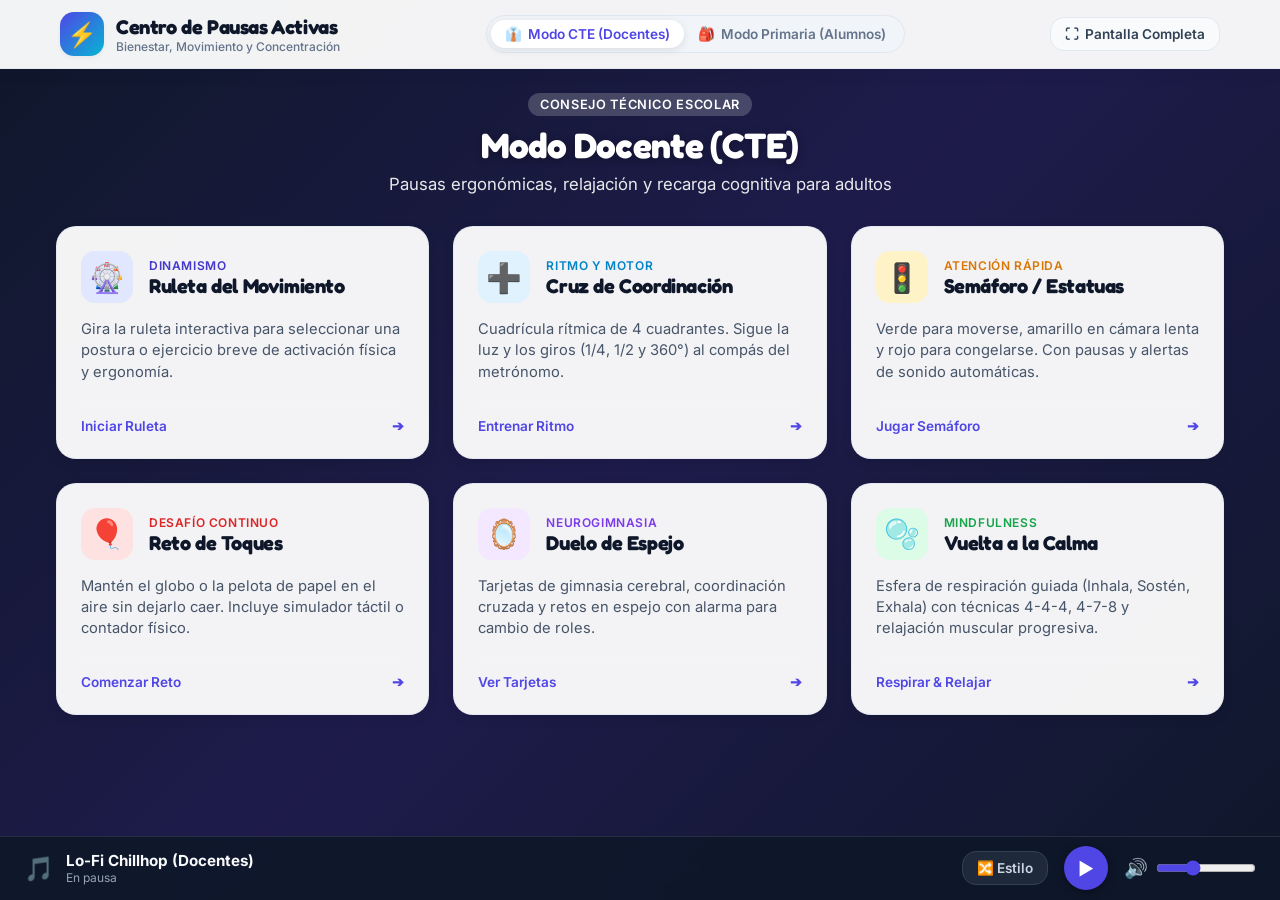
<file: index.html>
<!DOCTYPE html>
<html lang="es">
<head>
  <meta charset="UTF-8">
  <meta name="viewport" content="width=device-width, initial-scale=1.0">
  <title>Centro de Pausas Activas • CTE & Primaria</title>
  <!-- Google Fonts: Fredoka & Inter -->
  <link rel="preconnect" href="https://fonts.googleapis.com">
  <link rel="preconnect" href="https://fonts.gstatic.com" crossorigin>
  <link href="https://fonts.googleapis.com/css2?family=Fredoka:wght@400;600;700&family=Inter:wght@400;500;600;700&display=swap" rel="stylesheet">
  <!-- Estilos CSS -->
  <link rel="stylesheet" href="css/style.css">
</head>
<body class="mode-cte">

  <!-- ==================== HEADER ==================== -->
  <header class="header-bar">
    <div class="header-container">
      <div class="logo-group" id="logo-home">
        <div class="logo-badge">⚡</div>
        <div class="logo-text">
          <h1>Centro de Pausas Activas</h1>
          <p id="header-subtitle">Bienestar, Movimiento y Concentración</p>
        </div>
      </div>

      <!-- Selector de Modo -->
      <div class="mode-switch-wrapper">
        <button id="mode-btn-cte" class="mode-btn active" data-mode="cte">
          <span>👔</span> Modo CTE (Docentes)
        </button>
        <button id="mode-btn-primaria" class="mode-btn" data-mode="primaria">
          <span>🎒</span> Modo Primaria (Alumnos)
        </button>
      </div>

      <!-- Acciones de cabecera -->
      <div class="header-actions">
        <button id="btn-fullscreen" class="action-btn" title="Pantalla Completa">
          <span>⛶</span> Pantalla Completa
        </button>
      </div>
    </div>
  </header>

  <!-- ==================== CONTENEDOR PRINCIPAL ==================== -->
  <main class="main-wrapper">

    <!-- ==================== VISTA 0: HUB PRINCIPAL ==================== -->
    <section id="view-hub" class="view-container active">
      <div class="hub-hero">
        <div class="badge" id="hub-badge">Consejo Técnico Escolar</div>
        <h2 id="hub-title">Modo Docente (CTE)</h2>
        <p id="hub-desc">Pausas ergonómicas, relajación y recarga cognitiva para adultos.</p>
      </div>

      <div class="tools-grid">
        <!-- 1. Ruleta del Movimiento -->
        <div class="tool-card" data-open-view="ruleta">
          <div>
            <div class="tool-header">
              <div class="tool-icon" style="background: #e0e7ff; color: #4338ca;">🎡</div>
              <div class="tool-title">
                <span class="tool-tag" style="color: #4338ca;">Dinamismo</span>
                <h3>Ruleta del Movimiento</h3>
              </div>
            </div>
            <p class="tool-desc">Gira la ruleta interactiva para seleccionar una postura o ejercicio breve de activación física y ergonomía.</p>
          </div>
          <div class="tool-footer">
            <span>Iniciar Ruleta</span>
            <span>➔</span>
          </div>
        </div>

        <!-- 2. Cruz de Coordinación -->
        <div class="tool-card" data-open-view="cruz">
          <div>
            <div class="tool-header">
              <div class="tool-icon" style="background: #e0f2fe; color: #0284c7;">➕</div>
              <div class="tool-title">
                <span class="tool-tag" style="color: #0284c7;">Ritmo y Motor</span>
                <h3>Cruz de Coordinación</h3>
              </div>
            </div>
            <p class="tool-desc">Cuadrícula rítmica de 4 cuadrantes. Sigue la luz y los giros (1/4, 1/2 y 360°) al compás del metrónomo.</p>
          </div>
          <div class="tool-footer">
            <span>Entrenar Ritmo</span>
            <span>➔</span>
          </div>
        </div>

        <!-- 3. Semáforo de Reacción -->
        <div class="tool-card" data-open-view="semaforo">
          <div>
            <div class="tool-header">
              <div class="tool-icon" style="background: #fef3c7; color: #d97706;">🚦</div>
              <div class="tool-title">
                <span class="tool-tag" style="color: #d97706;">Atención Rápida</span>
                <h3>Semáforo / Estatuas</h3>
              </div>
            </div>
            <p class="tool-desc">Verde para moverse, amarillo en cámara lenta y rojo para congelarse. Con pausas y alertas de sonido automáticas.</p>
          </div>
          <div class="tool-footer">
            <span>Jugar Semáforo</span>
            <span>➔</span>
          </div>
        </div>

        <!-- 4. Reto de Toques -->
        <div class="tool-card" data-open-view="toques">
          <div>
            <div class="tool-header">
              <div class="tool-icon" style="background: #fee2e2; color: #dc2626;">🎈</div>
              <div class="tool-title">
                <span class="tool-tag" style="color: #dc2626;">Desafío Continuo</span>
                <h3>Reto de Toques</h3>
              </div>
            </div>
            <p class="tool-desc">Mantén el globo o la pelota de papel en el aire sin dejarlo caer. Incluye simulador táctil o contador físico.</p>
          </div>
          <div class="tool-footer">
            <span>Comenzar Reto</span>
            <span>➔</span>
          </div>
        </div>

        <!-- 5. Duelo de Espejo -->
        <div class="tool-card" data-open-view="duelo">
          <div>
            <div class="tool-header">
              <div class="tool-icon" style="background: #f3e8ff; color: #7c3aed;">🪞</div>
              <div class="tool-title">
                <span class="tool-tag" style="color: #7c3aed;">Neurogimnasia</span>
                <h3>Duelo de Espejo</h3>
              </div>
            </div>
            <p class="tool-desc">Tarjetas de gimnasia cerebral, coordinación cruzada y retos en espejo con alarma para cambio de roles.</p>
          </div>
          <div class="tool-footer">
            <span>Ver Tarjetas</span>
            <span>➔</span>
          </div>
        </div>

        <!-- 6. Vuelta a la Calma -->
        <div class="tool-card" data-open-view="calma">
          <div>
            <div class="tool-header">
              <div class="tool-icon" style="background: #dcfce7; color: #16a34a;">🫧</div>
              <div class="tool-title">
                <span class="tool-tag" style="color: #16a34a;">Mindfulness</span>
                <h3>Vuelta a la Calma</h3>
              </div>
            </div>
            <p class="tool-desc">Esfera de respiración guiada (Inhala, Sostén, Exhala) con técnicas 4-4-4, 4-7-8 y relajación muscular progresiva.</p>
          </div>
          <div class="tool-footer">
            <span>Respirar & Relajar</span>
            <span>➔</span>
          </div>
        </div>
      </div>
    </section>

    <!-- ==================== VISTA 1: RULETA ==================== -->
    <section id="view-ruleta" class="view-container">
      <div class="view-header">
        <div class="view-header-left">
          <button class="btn-back"><span>←</span> Volver al Menú</button>
          <div>
            <h2 style="font-size: 1.4rem; color: #0f172a;">Ruleta del Movimiento</h2>
            <p style="font-size: 0.85rem; color: #64748b;">Gira y realiza la actividad seleccionada</p>
          </div>
        </div>
        <button id="btn-wheel-catalog" class="action-btn">📚 Ver Catálogo</button>
      </div>

      <div class="wheel-section">
        <!-- Rueda Canvas -->
        <div class="wheel-card">
          <div class="wheel-canvas-box">
            <div class="wheel-pointer"></div>
            <canvas id="wheelCanvas" width="400" height="400"></canvas>
            <div class="wheel-center-cap">🎯</div>
          </div>
          <div class="wheel-actions">
            <button id="btn-spin-wheel" class="btn-primary">
              <span>🎲</span> ¡GIRAR RULETA!
            </button>
          </div>
        </div>

        <!-- Panel de resultado de postura -->
        <div class="result-panel">
          <div id="wheel-result-placeholder" class="result-placeholder">
            <div class="icon">🎡</div>
            <h3 style="color: #334155; margin-bottom: 0.5rem;">¡Haz girar la ruleta!</h3>
            <p style="font-size: 0.9rem;">Presiona el botón para descubrir la pausa activa de esta ronda.</p>
          </div>

          <div id="wheel-result-content" style="display: none;">
            <div style="display: flex; justify-content: space-between; align-items: center; margin-bottom: 0.75rem;">
              <span id="res-category" style="background:#e0e7ff; color:#4338ca; padding: 4px 10px; border-radius: 9999px; font-size: 0.75rem; font-weight:700; text-transform:uppercase;">Categoría</span>
              <span id="res-emoji" style="font-size: 2rem;">🌟</span>
            </div>
            <h2 id="res-title" style="font-size: 1.6rem; color: #0f172a; margin-bottom: 4px;">Nombre</h2>
            <p id="res-tagline" style="color: var(--color-primary); font-size: 0.95rem; font-weight:600; margin-bottom: 1rem;">Lema</p>

            <div style="background: #f8fafc; border: 1px solid #e2e8f0; border-radius: 12px; padding: 1rem; margin-bottom: 1rem;">
              <div style="font-size: 0.8rem; font-weight: 700; color: #475569; text-transform: uppercase; margin-bottom: 4px;">📋 ¿Cómo realizarla?</div>
              <p id="res-instructions" style="font-size: 0.95rem; color: #1e293b; line-height: 1.5; margin-bottom: 8px;">Instrucciones</p>
              <div style="font-size: 0.85rem; color: #059669; font-weight: 600;">✓ Beneficio: <span id="res-benefits" style="font-weight: 400; color: #334155;">-</span></div>
              <div style="font-size: 0.85rem; color: #d97706; font-weight: 600; margin-top: 4px;">💡 Tip: <span id="res-tips" style="font-weight: 400; color: #334155;">-</span></div>
            </div>

            <!-- Temporizador Integrado -->
            <div class="timer-box">
              <div class="timer-header">
                <span>⏱️ TEMPORIZADOR</span>
                <div style="display:flex; gap:4px;">
                  <button class="timer-preset-btn action-btn" data-time="15" style="padding: 2px 8px; font-size: 0.75rem;">15s</button>
                  <button class="timer-preset-btn action-btn active" data-time="20" style="padding: 2px 8px; font-size: 0.75rem;">20s</button>
                  <button class="timer-preset-btn action-btn" data-time="30" style="padding: 2px 8px; font-size: 0.75rem;">30s</button>
                  <button class="timer-preset-btn action-btn" data-time="45" style="padding: 2px 8px; font-size: 0.75rem;">45s</button>
                </div>
              </div>
              <div style="display:flex; justify-content:space-between; align-items:center;">
                <div style="display:flex; align-items:baseline; gap: 8px;">
                  <span id="wheel-timer-number" class="timer-digits">20</span>
                  <span style="color:#94a3b8; font-size:0.9rem;">segundos</span>
                </div>
                <div style="display:flex; gap: 8px;">
                  <button id="btn-timer-toggle" class="btn-primary" style="padding: 8px 16px;">▶ Iniciar</button>
                  <button id="btn-timer-reset" class="btn-secondary" style="padding: 8px 12px;">↺</button>
                </div>
              </div>
              <div class="timer-progress">
                <div id="wheel-timer-bar" class="timer-bar"></div>
              </div>
            </div>
          </div>
        </div>
      </div>
    </section>

    <!-- ==================== VISTA 2: CRUZ DE COORDINACIÓN ==================== -->
    <section id="view-cruz" class="view-container">
      <div class="view-header">
        <div class="view-header-left">
          <button class="btn-back"><span>←</span> Volver al Menú</button>
          <div>
            <h2 id="cruz-title" style="font-size: 1.4rem; color: #0f172a;">Cruz de Coordinación</h2>
            <p id="cruz-subtitle" style="font-size: 0.85rem; color: #64748b;">Sigue el ritmo en cada cuadrante</p>
          </div>
        </div>
      </div>

      <div class="cruz-wrapper">
        <p id="cruz-pattern-desc" style="font-size: 1.05rem; font-weight:600; color: #334155; margin-bottom: 1rem;">
          Selecciona una secuencia y sigue el ritmo al compás del sonido.
        </p>

        <!-- Cuadrícula 2x2 -->
        <div class="cross-grid">
          <div class="cross-quadrant q1" data-q="1">1 <span class="label">Frente Izq</span></div>
          <div class="cross-quadrant q2" data-q="2">2 <span class="label">Frente Der</span></div>
          <div class="cross-quadrant q3" data-q="3">3 <span class="label">Atrás Izq</span></div>
          <div class="cross-quadrant q4" data-q="4">4 <span class="label">Atrás Der</span></div>
        </div>

        <!-- Controles de la Cruz -->
        <div class="cruz-control-row">
          <div>
            <label style="font-size: 0.85rem; font-weight:700; color:#475569; display:block; margin-bottom:4px;">PATRÓN DE GIRO:</label>
            <select id="cruz-pattern-select" class="action-btn" style="padding:8px 12px; font-size:0.9rem; cursor:pointer;">
              <!-- Opciones dinámicas -->
            </select>
          </div>

          <div>
            <label style="font-size: 0.85rem; font-weight:700; color:#475569; display:block; margin-bottom:4px;">VELOCIDAD:</label>
            <div style="display:flex; gap:4px;">
              <button class="cruz-speed-btn action-btn" data-bpm="75">Suave</button>
              <button class="cruz-speed-btn action-btn active" data-bpm="100">Medio</button>
              <button class="cruz-speed-btn action-btn" data-bpm="130">Rápido</button>
            </div>
          </div>
        </div>

        <div style="margin-top: 1.5rem; display:flex; justify-content:center; gap:12px;">
          <button id="btn-cruz-start" class="btn-primary" style="max-width:260px;">
            <span>▶</span> Iniciar Secuencia
          </button>
          <button id="btn-cruz-stop" class="btn-secondary" style="display:none; max-width:260px;">
            <span>⏹</span> Detener
          </button>
        </div>
      </div>
    </section>

    <!-- ==================== VISTA 3: SEMÁFORO DE REACCIÓN ==================== -->
    <section id="view-semaforo" class="view-container">
      <div class="view-header">
        <div class="view-header-left">
          <button class="btn-back"><span>←</span> Volver al Menú</button>
          <div>
            <h2 id="semaforo-title" style="font-size: 1.4rem; color: #0f172a;">Semáforo de Reacción</h2>
            <p id="semaforo-subtitle" style="font-size: 0.85rem; color: #64748b;">Atención visual y auditiva</p>
          </div>
        </div>
      </div>

      <div class="traffic-wrapper">
        <!-- Semáforo Gráfico -->
        <div class="traffic-housing">
          <div id="light-rojo" class="light red"></div>
          <div id="light-amarillo" class="light yellow"></div>
          <div id="light-verde" class="light green active"></div>
        </div>

        <!-- Estado actual en texto gigante -->
        <div id="semaforo-banner" class="traffic-status-banner">
          ¡A MOVERSE!
        </div>
        <p id="semaforo-instruction" style="font-size: 1.1rem; color: #334155; margin-bottom: 2rem;">
          Movilidad libre y activa.
        </p>

        <!-- Controles del Semáforo -->
        <div style="display: flex; justify-content: center; gap: 1rem; flex-wrap: wrap;">
          <button id="btn-semaforo-autostart" class="btn-primary">
            <span>🔄</span> Iniciar Automático
          </button>
          <button id="btn-semaforo-next" class="btn-secondary">
            <span>👉</span> Cambiar Luz (Manual)
          </button>
        </div>
      </div>
    </section>

    <!-- ==================== VISTA 4: RETO DE TOQUES ==================== -->
    <section id="view-toques" class="view-container">
      <div class="view-header">
        <div class="view-header-left">
          <button class="btn-back"><span>←</span> Volver al Menú</button>
          <div>
            <h2 id="toques-title" style="font-size: 1.4rem; color: #0f172a;">Reto de Toques (Sin Dejar Caer)</h2>
            <p id="toques-subtitle" style="font-size: 0.85rem; color: #64748b;">Mantén el objeto flotando</p>
          </div>
        </div>
      </div>

      <div class="toques-wrapper">
        <div id="toques-challenge-text" style="font-size: 1.1rem; font-weight: 700; color: var(--color-primary); margin-bottom: 1rem;">
          🎯 Reto: Toques alternando mano izquierda y derecha
        </div>

        <!-- Arena Interactiva del Globo con Física -->
        <div id="balloon-arena" class="balloon-arena">
          <div id="interactive-balloon" class="balloon"></div>
          <div style="position: absolute; bottom: 10px; width:100%; text-align:center; color:#64748b; font-size:0.85rem; pointer-events:none;">
            Toca o haz clic sobre el globo para impulsarlo hacia arriba
          </div>
        </div>

        <!-- Contadores -->
        <div class="touch-counters">
          <div class="counter-badge">
            <div style="font-size: 0.8rem; color:#64748b; font-weight:600;">TOQUES</div>
            <div id="toques-score-num" class="counter-num">0</div>
          </div>
          <div class="counter-badge">
            <div style="font-size: 0.8rem; color:#64748b; font-weight:600;">RÉCORD</div>
            <div id="toques-highscore-num" class="counter-num" style="color: #059669;">0</div>
          </div>
          <div class="counter-badge">
            <div style="font-size: 0.8rem; color:#64748b; font-weight:600;">TIEMPO</div>
            <div id="toques-time-num" class="counter-num" style="color: #d97706;">45s</div>
          </div>
        </div>

        <div style="margin-top: 1.5rem; display: flex; justify-content: center; gap: 1rem;">
          <button id="btn-manual-touch" class="btn-primary" style="padding: 1rem 2rem; font-size: 1.1rem;">
            🖐️ +1 Toque (Físico)
          </button>
          <button id="btn-toques-start" class="btn-secondary">
            ▶ Iniciar Juego Digital
          </button>
          <button id="btn-toques-reset" class="btn-secondary">
            ↺ Reiniciar
          </button>
        </div>
      </div>
    </section>

    <!-- ==================== VISTA 5: DUELO DE ESPEJO ==================== -->
    <section id="view-duelo" class="view-container">
      <div class="view-header">
        <div class="view-header-left">
          <button class="btn-back"><span>←</span> Volver al Menú</button>
          <div>
            <h2 id="duelo-title-main" style="font-size: 1.4rem; color: #0f172a;">Duelo de Espejo / Gimnasia Cerebral</h2>
            <p id="duelo-subtitle-main" style="font-size: 0.85rem; color: #64748b;">Retos en parejas y cambio de roles</p>
          </div>
        </div>
      </div>

      <div class="duelo-wrapper">
        <div id="duelo-role-banner" class="role-banner">
          🎯 Turno: JUGADOR A es el LÍDER | JUGADOR B es el ESPEJO
        </div>

        <!-- Tarjeta Activa -->
        <div class="duelo-card-display">
          <div class="duelo-badge-role">Reto en Pareja</div>
          <div id="duelo-emoji" class="duelo-emoji">👃👂</div>
          <h3 id="duelo-card-title" class="duelo-title">Nariz y Oreja Cruzada</h3>
          <p id="duelo-card-desc" class="duelo-desc">
            Toca con tu mano derecha tu oreja izquierda, y con tu mano izquierda tu nariz. Al aplauso, invierte la posición de ambas manos inmediatamente.
          </p>
          <div id="duelo-card-focus" style="margin-top:1rem; font-size:0.85rem; font-weight:600; color:#6b21a8;">
            Enfoque: Conexión interhemisférica
          </div>
        </div>

        <!-- Temporizador de Cambio de Roles -->
        <div class="timer-box" style="margin-bottom: 1.5rem;">
          <div class="timer-header">
            <span>⏱️ TIEMPO PARA CAMBIO DE ROL</span>
            <span id="duelo-timer-num" style="font-size: 1.2rem; font-weight:700; color:#facc15;">20s</span>
          </div>
          <div class="timer-progress">
            <div id="duelo-timer-bar" class="timer-bar"></div>
          </div>
        </div>

        <div style="display:flex; justify-content:center; gap:1rem;">
          <button id="btn-duelo-start-timer" class="btn-primary">
            ▶ Iniciar Ronda y Cambio
          </button>
          <button id="btn-duelo-next" class="btn-secondary">
            🃏 Siguiente Reto
          </button>
        </div>
      </div>
    </section>

    <!-- ==================== VISTA 6: VUELTA A LA CALMA ==================== -->
    <section id="view-calma" class="view-container">
      <div class="view-header">
        <div class="view-header-left">
          <button class="btn-back"><span>←</span> Volver al Menú</button>
          <div>
            <h2 id="calma-title" style="font-size: 1.4rem; color: #0f172a;">Vuelta a la Calma</h2>
            <p id="calma-subtitle" style="font-size: 0.85rem; color: #64748b;">Respiración consciente y relajación</p>
          </div>
        </div>
        <div>
          <select id="calma-tech-select" class="action-btn" style="padding:6px 12px; font-size:0.85rem; cursor:pointer;">
            <option value="box">Respiración Cuadrada (4-4-4-4)</option>
            <option value="relax">Respiración 4-7-8</option>
            <option value="smooth">Respiración Suave (4-6)</option>
          </select>
        </div>
      </div>

      <div class="calma-wrapper">
        <!-- Esfera de Respiración Interactiva -->
        <div class="breath-circle-container">
          <div id="breath-bubble" class="breath-bubble">
            <span id="calma-seconds-num" style="font-size: 2.2rem;">4</span>
          </div>
        </div>

        <div id="breath-action-text" class="breath-action-text">Inhala profundo...</div>

        <!-- Indicación de relajación por segmentos -->
        <div class="breath-tip-box">
          <div id="calma-step-tag" style="font-weight:700; color: var(--color-primary); margin-bottom: 4px;">
            Paso 1: Postura
          </div>
          <p id="calma-step-text">
            Siéntate cómodo, espalda recta, apoya ambos pies en el piso y suelta las manos sobre los muslos.
          </p>
        </div>

        <div style="margin-top: 1.5rem;">
          <button id="btn-calma-next-step" class="btn-secondary">
            ➡️ Siguiente Paso de Relajación
          </button>
        </div>
      </div>
    </section>

  </main>

  <!-- ==================== REPRODUCTOR DE AUDIO FLOTANTE ==================== -->
  <footer class="audio-player-bar">
    <div class="player-track-info">
      <div class="player-wave-icon">🎵</div>
      <div>
        <div id="player-track-name" style="font-weight:700; font-size:0.95rem;">Lo-Fi Instrumental (Docentes)</div>
        <div id="player-track-tag" style="font-size:0.75rem; color:#94a3b8;">Música ambiental de fondo</div>
      </div>
    </div>

    <div class="player-controls">
      <button id="btn-toggle-track" class="action-btn" style="background:#1e293b; color:#cbd5e1; border-color:#334155;" title="Cambiar estilo de música">
        🔀 Estilo
      </button>
      <button id="btn-player-play" class="btn-player-play" title="Reproducir/Pausar música">▶</button>
      <div class="volume-control">
        <button id="btn-player-mute" style="color:white; font-size:1.2rem; cursor:pointer;" title="Silenciar">🔊</button>
        <input type="range" id="player-volume" class="volume-slider" min="0" max="100" value="35">
      </div>
    </div>
  </footer>

  <!-- ==================== MODAL DE CATÁLOGO COMPLETO ==================== -->
  <div id="modal-catalog" class="modal-overlay">
    <div class="modal-content">
      <div style="padding: 1.25rem 1.5rem; border-bottom: 1px solid #e2e8f0; display:flex; justify-content:space-between; align-items:center;">
        <div>
          <h3 style="font-size: 1.3rem; color: #0f172a;">Catálogo de Actividades</h3>
          <p style="font-size: 0.85rem; color: #64748b;">Selecciona una actividad para ejecutarla en la ruleta</p>
        </div>
        <button id="btn-close-modal" style="font-size: 1.5rem; color: #64748b; cursor:pointer;">✕</button>
      </div>
      <div id="catalog-cards-grid" style="padding: 1.5rem; display:grid; grid-template-columns: repeat(auto-fill, minmax(220px, 1fr)); gap: 1rem;">
        <!-- Se rellena dinámicamente -->
      </div>
    </div>
  </div>

  <!-- Canvas de Confeti -->
  <canvas id="confetti-canvas" style="position:fixed; inset:0; pointer-events:none; z-index:99;"></canvas>

  <!-- Scripts -->
  <script src="js/data.js"></script>
  <script src="js/audio.js"></script>
  <script src="js/app.js"></script>
</body>
</html>
</file>
<file: css/style.css>
/* ==========================================================================
   Centro de Pausas Activas - Estilos Generales y Componentes
   100% CSS3 Nativo, Diseño Responsivo y Optimizado para Proyectores y Pantallas
   ========================================================================== */

:root {
  --font-family: 'Fredoka', 'Quicksand', -apple-system, BlinkMacSystemFont, 'Segoe UI', Roboto, Helvetica, Arial, sans-serif;
  --font-body: 'Inter', -apple-system, BlinkMacSystemFont, 'Segoe UI', Roboto, sans-serif;

  /* Colores por defecto (Modo CTE - Azul / Índigo / Pizarra) */
  --color-primary: #4f46e5;
  --color-primary-hover: #4338ca;
  --color-primary-light: #e0e7ff;
  --color-primary-dark: #3730a3;
  --color-accent: #06b6d4;
  --color-bg-start: #0f172a;
  --color-bg-mid: #1e1b4b;
  --color-bg-end: #0f172a;
  --color-card-bg: rgba(255, 255, 255, 0.95);
  --color-card-border: rgba(226, 232, 240, 0.8);
  --color-text-main: #0f172a;
  --color-text-muted: #64748b;
  --color-text-inverted: #f8fafc;
  
  --shadow-sm: 0 2px 4px rgba(0, 0, 0, 0.05);
  --shadow-md: 0 4px 12px rgba(0, 0, 0, 0.08);
  --shadow-lg: 0 10px 25px -5px rgba(0, 0, 0, 0.12);
  --shadow-glow: 0 0 25px rgba(99, 102, 241, 0.4);

  --radius-sm: 8px;
  --radius-md: 14px;
  --radius-lg: 20px;
  --radius-xl: 28px;
  --radius-full: 9999px;
  
  --transition: all 0.25s cubic-bezier(0.4, 0, 0.2, 1);
}

/* Modo Primaria (Verde esmeralda / Naranja / Juguetón) */
body.mode-primaria {
  --color-primary: #059669;
  --color-primary-hover: #047857;
  --color-primary-light: #d1fae5;
  --color-primary-dark: #064e3b;
  --color-accent: #f59e0b;
  --color-bg-start: #064e3b;
  --color-bg-mid: #065f46;
  --color-bg-end: #0f172a;
  --shadow-glow: 0 0 25px rgba(16, 185, 129, 0.4);
}

.hidden {
  display: none !important;
}

/* Reseteo básico */
*, *::before, *::after {
  box-sizing: border-box;
  margin: 0;
  padding: 0;
}

body {
  font-family: var(--font-body);
  background: linear-gradient(135deg, var(--color-bg-start) 0%, var(--color-bg-mid) 50%, var(--color-bg-end) 100%);
  background-attachment: fixed;
  color: var(--color-text-main);
  min-height: 100vh;
  display: flex;
  flex-direction: column;
  overflow-x: hidden;
  padding-bottom: 90px; /* Espacio para el reproductor flotante */
  transition: background 0.4s ease;
}

h1, h2, h3, h4, .font-title {
  font-family: var(--font-family);
  font-weight: 700;
  letter-spacing: -0.02em;
}

button {
  font-family: inherit;
  cursor: pointer;
  border: none;
  background: none;
  outline: none;
  transition: var(--transition);
}

button:active {
  transform: scale(0.97);
}

/* ==========================================================================
   Encabezado / Navbar Superior
   ========================================================================== */
.header-bar {
  background: rgba(255, 255, 255, 0.95);
  backdrop-filter: blur(12px);
  border-bottom: 1px solid rgba(226, 232, 240, 0.8);
  position: sticky;
  top: 0;
  z-index: 40;
  box-shadow: 0 4px 20px -2px rgba(0, 0, 0, 0.05);
}

.header-container {
  max-width: 1200px;
  margin: 0 auto;
  padding: 0.75rem 1.25rem;
  display: flex;
  align-items: center;
  justify-content: space-between;
  flex-wrap: wrap;
  gap: 0.75rem;
}

.logo-group {
  display: flex;
  align-items: center;
  gap: 0.75rem;
  cursor: pointer;
  text-decoration: none;
}

.logo-badge {
  width: 44px;
  height: 44px;
  border-radius: var(--radius-md);
  background: linear-gradient(135deg, var(--color-primary), var(--color-accent));
  display: flex;
  align-items: center;
  justify-content: center;
  color: #fff;
  font-size: 1.5rem;
  box-shadow: var(--shadow-sm);
  transition: var(--transition);
}

.logo-text h1 {
  font-size: 1.25rem;
  line-height: 1.2;
  color: #0f172a;
}

.logo-text p {
  font-size: 0.75rem;
  color: #64748b;
  font-weight: 500;
}

/* Selector de Modo (Tabs estilo Segmented Control) */
.mode-switch-wrapper {
  display: flex;
  align-items: center;
  background: #f1f5f9;
  padding: 4px;
  border-radius: var(--radius-full);
  border: 1px solid #e2e8f0;
}

.mode-btn {
  padding: 6px 14px;
  font-size: 0.85rem;
  font-weight: 600;
  border-radius: var(--radius-full);
  color: #64748b;
  display: flex;
  align-items: center;
  gap: 6px;
  transition: var(--transition);
}

.mode-btn.active {
  background: #ffffff;
  color: var(--color-primary);
  box-shadow: 0 2px 8px rgba(0, 0, 0, 0.1);
}

.header-actions {
  display: flex;
  align-items: center;
  gap: 8px;
}

.action-btn {
  background: #f8fafc;
  border: 1px solid #e2e8f0;
  color: #334155;
  padding: 8px 14px;
  border-radius: var(--radius-md);
  font-size: 0.85rem;
  font-weight: 600;
  display: inline-flex;
  align-items: center;
  gap: 6px;
}

.action-btn:hover {
  background: #f1f5f9;
  border-color: #cbd5e1;
}

/* ==========================================================================
   Contenedor Principal
   ========================================================================== */
.main-wrapper {
  flex: 1;
  max-width: 1200px;
  width: 100%;
  margin: 0 auto;
  padding: 1.5rem 1rem;
}

/* ==========================================================================
   Hub Principal - Grid de Herramientas
   ========================================================================== */
.hub-hero {
  text-align: center;
  color: #ffffff;
  margin-bottom: 2rem;
  animation: fadeIn 0.4s ease-out;
}

.hub-hero .badge {
  display: inline-block;
  padding: 4px 12px;
  background: rgba(255, 255, 255, 0.2);
  backdrop-filter: blur(6px);
  border-radius: var(--radius-full);
  font-size: 0.8rem;
  font-weight: 600;
  text-transform: uppercase;
  letter-spacing: 0.05em;
  margin-bottom: 0.5rem;
}

.hub-hero h2 {
  font-size: 2.2rem;
  font-weight: 800;
  margin-bottom: 0.5rem;
  text-shadow: 0 2px 8px rgba(0, 0, 0, 0.3);
}

.hub-hero p {
  font-size: 1.05rem;
  opacity: 0.9;
  max-width: 600px;
  margin: 0 auto;
}

.tools-grid {
  display: grid;
  grid-template-columns: repeat(auto-fit, minmax(320px, 1fr));
  gap: 1.5rem;
}

.tool-card {
  background: var(--color-card-bg);
  border: 1px solid var(--color-card-border);
  border-radius: var(--radius-lg);
  padding: 1.5rem;
  cursor: pointer;
  position: relative;
  overflow: hidden;
  box-shadow: var(--shadow-md);
  transition: transform 0.2s cubic-bezier(0.16, 1, 0.3, 1), box-shadow 0.2s ease;
  display: flex;
  flex-direction: column;
  justify-content: space-between;
}

.tool-card:hover {
  transform: translateY(-4px);
  box-shadow: var(--shadow-lg), var(--shadow-glow);
}

.tool-header {
  display: flex;
  align-items: center;
  gap: 1rem;
  margin-bottom: 1rem;
}

.tool-icon {
  width: 52px;
  height: 52px;
  border-radius: var(--radius-md);
  display: flex;
  align-items: center;
  justify-content: center;
  font-size: 1.8rem;
  flex-shrink: 0;
}

.tool-title h3 {
  font-size: 1.25rem;
  color: #0f172a;
  margin-bottom: 2px;
}

.tool-title .tool-tag {
  font-size: 0.75rem;
  font-weight: 600;
  text-transform: uppercase;
  letter-spacing: 0.05em;
}

.tool-desc {
  font-size: 0.92rem;
  color: #475569;
  line-height: 1.45;
  margin-bottom: 1.25rem;
}

.tool-footer {
  display: flex;
  align-items: center;
  justify-content: space-between;
  border-top: 1px solid #f1f5f9;
  padding-top: 0.85rem;
  font-size: 0.85rem;
  font-weight: 600;
  color: var(--color-primary);
}

/* ==========================================================================
   Contenedor de Módulos (Vistas de actividades)
   ========================================================================== */
.view-container {
  display: none;
  animation: fadeIn 0.3s ease;
}

.view-container.active {
  display: block;
}

.view-header {
  background: rgba(255, 255, 255, 0.95);
  backdrop-filter: blur(8px);
  border: 1px solid var(--color-card-border);
  border-radius: var(--radius-md);
  padding: 1rem 1.5rem;
  display: flex;
  align-items: center;
  justify-content: space-between;
  margin-bottom: 1.5rem;
  box-shadow: var(--shadow-sm);
}

.view-header-left {
  display: flex;
  align-items: center;
  gap: 1rem;
}

.btn-back {
  background: #f1f5f9;
  border: 1px solid #cbd5e1;
  color: #334155;
  padding: 0.5rem 1rem;
  border-radius: var(--radius-sm);
  font-weight: 600;
  display: inline-flex;
  align-items: center;
  gap: 0.5rem;
  cursor: pointer;
}
.btn-back:hover {
  background: #e2e8f0;
}

/* ==========================================================================
   1. RULETA DEL MOVIMIENTO
   ========================================================================== */
.wheel-section {
  display: grid;
  grid-template-columns: 1fr;
  gap: 1.5rem;
}

@media (min-width: 900px) {
  .wheel-section {
    grid-template-columns: 1.1fr 0.9fr;
  }
}

.wheel-card {
  background: #ffffff;
  border-radius: var(--radius-xl);
  padding: 1.5rem;
  box-shadow: var(--shadow-lg);
  display: flex;
  flex-direction: column;
  align-items: center;
  position: relative;
}

.wheel-canvas-box {
  position: relative;
  width: min(380px, 90vw);
  height: min(380px, 90vw);
  margin: 1rem 0;
  display: flex;
  justify-content: center;
  align-items: center;
}

#wheelCanvas {
  width: 100%;
  height: 100%;
  border-radius: 50%;
  box-shadow: 0 10px 25px rgba(0,0,0,0.15);
  transition: transform 6s cubic-bezier(0.12, 0.95, 0.25, 1);
}

.wheel-center-cap {
  position: absolute;
  width: 58px;
  height: 58px;
  background: #ffffff;
  border: 4px solid var(--color-primary);
  border-radius: 50%;
  box-shadow: 0 4px 10px rgba(0,0,0,0.2);
  display: flex;
  align-items: center;
  justify-content: center;
  font-size: 1.5rem;
  pointer-events: none;
}

.wheel-pointer {
  position: absolute;
  top: -14px;
  left: 50%;
  transform: translateX(-50%);
  width: 0;
  height: 0;
  border-left: 16px solid transparent;
  border-right: 16px solid transparent;
  border-top: 28px solid #dc2626;
  filter: drop-shadow(0 3px 4px rgba(0,0,0,0.3));
  z-index: 10;
  transition: transform 0.15s ease;
}

.wheel-actions {
  display: flex;
  gap: 0.75rem;
  width: 100%;
  max-width: 380px;
  margin-top: 1rem;
}

.btn-primary {
  flex: 1;
  background: var(--color-primary);
  color: #fff;
  padding: 0.85rem 1.25rem;
  border-radius: var(--radius-md);
  font-size: 1rem;
  font-weight: 700;
  box-shadow: 0 4px 12px rgba(79, 70, 229, 0.3);
  display: flex;
  align-items: center;
  justify-content: center;
  gap: 0.5rem;
}

.btn-primary:hover:not(:disabled) {
  background: var(--color-primary-hover);
}

.btn-primary:disabled {
  opacity: 0.6;
  cursor: not-allowed;
}

.btn-secondary {
  background: #f1f5f9;
  color: #334155;
  padding: 0.85rem 1.25rem;
  border-radius: var(--radius-md);
  font-size: 0.9rem;
  font-weight: 600;
  border: 1px solid #cbd5e1;
}

.btn-secondary:hover {
  background: #e2e8f0;
}

/* Tarjeta resultado de la ruleta */
.result-panel {
  background: #ffffff;
  border-radius: var(--radius-xl);
  padding: 1.75rem;
  box-shadow: var(--shadow-lg);
  display: flex;
  flex-direction: column;
  justify-content: space-between;
}

.result-placeholder {
  text-align: center;
  padding: 3rem 1rem;
  color: #64748b;
}

.result-placeholder .icon {
  font-size: 3.5rem;
  margin-bottom: 1rem;
  animation: bounce 2s infinite ease-in-out;
}

.timer-box {
  background: linear-gradient(135deg, #1e293b, #0f172a);
  color: white;
  padding: 1.25rem;
  border-radius: var(--radius-lg);
  margin-top: 1.25rem;
}

.timer-header {
  display: flex;
  justify-content: space-between;
  align-items: center;
  font-size: 0.85rem;
  margin-bottom: 0.5rem;
}

.timer-digits {
  font-family: var(--font-family);
  font-size: 3.5rem;
  font-weight: 800;
  line-height: 1;
  color: #facc15;
}

.timer-progress {
  width: 100%;
  height: 8px;
  background: rgba(255, 255, 255, 0.15);
  border-radius: var(--radius-full);
  margin-top: 0.75rem;
  overflow: hidden;
}

.timer-bar {
  height: 100%;
  width: 100%;
  background: linear-gradient(90deg, #facc15, #f59e0b);
  transition: width 1s linear;
}

/* ==========================================================================
   2. CRUZ DE COORDINACIÓN
   ========================================================================== */
.cruz-wrapper {
  background: #ffffff;
  border-radius: var(--radius-xl);
  padding: 2rem;
  max-width: 720px;
  margin: 0 auto;
  box-shadow: var(--shadow-lg);
  text-align: center;
}

.cross-grid {
  display: grid;
  grid-template-columns: 1fr 1fr;
  grid-template-rows: 1fr 1fr;
  gap: 16px;
  width: min(340px, 85vw);
  height: min(340px, 85vw);
  margin: 2rem auto;
}

.cross-quadrant {
  border-radius: var(--radius-lg);
  display: flex;
  flex-direction: column;
  align-items: center;
  justify-content: center;
  font-size: 2.2rem;
  font-weight: 800;
  color: white;
  cursor: pointer;
  user-select: none;
  box-shadow: inset 0 -6px 0 rgba(0, 0, 0, 0.2), 0 4px 10px rgba(0, 0, 0, 0.1);
  transition: transform 0.1s, filter 0.2s, box-shadow 0.2s;
  opacity: 0.8;
}

.cross-quadrant.q1 { background: #3b82f6; }
.cross-quadrant.q2 { background: #10b981; }
.cross-quadrant.q3 { background: #f59e0b; }
.cross-quadrant.q4 { background: #ef4444; }

.cross-quadrant.active {
  opacity: 1;
  transform: scale(1.05);
  filter: brightness(1.3);
  box-shadow: 0 0 30px currentColor;
}

.cross-quadrant span.label {
  font-size: 0.85rem;
  font-weight: 600;
  text-transform: uppercase;
  margin-top: 4px;
}

.cruz-control-row {
  display: flex;
  justify-content: center;
  align-items: center;
  gap: 1rem;
  margin-top: 1rem;
  flex-wrap: wrap;
}

/* ==========================================================================
   3. SEMÁFORO DE REACCIÓN
   ========================================================================== */
.traffic-wrapper {
  background: #ffffff;
  border-radius: var(--radius-xl);
  padding: 2rem;
  max-width: 600px;
  margin: 0 auto;
  box-shadow: var(--shadow-lg);
  text-align: center;
}

.traffic-housing {
  background: #1e293b;
  border-radius: 40px;
  padding: 24px 20px;
  width: 140px;
  margin: 0 auto 1.5rem auto;
  display: flex;
  flex-direction: column;
  gap: 18px;
  box-shadow: inset 0 2px 10px rgba(0,0,0,0.5), 0 10px 25px rgba(0,0,0,0.3);
}

.light {
  width: 90px;
  height: 90px;
  border-radius: 50%;
  margin: 0 auto;
  opacity: 0.25;
  transition: opacity 0.2s ease, transform 0.2s ease, box-shadow 0.2s ease;
  border: 4px solid rgba(0, 0, 0, 0.4);
}

.light.red { background: #ef4444; }
.light.yellow { background: #eab308; }
.light.green { background: #22c55e; }

.light.active {
  opacity: 1;
  transform: scale(1.08);
}
.light.red.active { box-shadow: 0 0 40px #ef4444, 0 0 70px #ef4444; }
.light.yellow.active { box-shadow: 0 0 40px #eab308, 0 0 70px #eab308; }
.light.green.active { box-shadow: 0 0 40px #22c55e, 0 0 70px #22c55e; }

.traffic-status-banner {
  padding: 1.25rem;
  border-radius: var(--radius-md);
  margin-bottom: 1.5rem;
  font-size: 1.4rem;
  font-weight: 800;
  transition: var(--transition);
}

/* ==========================================================================
   4. RETO DE TOQUES
   ========================================================================== */
.toques-wrapper {
  background: #ffffff;
  border-radius: var(--radius-xl);
  padding: 1.5rem;
  max-width: 720px;
  margin: 0 auto;
  box-shadow: var(--shadow-lg);
  text-align: center;
}

.balloon-arena {
  width: 100%;
  height: 380px;
  background: linear-gradient(180deg, #bae6fd 0%, #e0f2fe 75%, #f1f5f9 100%);
  border-radius: var(--radius-lg);
  position: relative;
  overflow: hidden;
  border: 2px dashed #93c5fd;
  cursor: pointer;
  user-select: none;
  touch-action: none;
}

.balloon {
  width: 70px;
  height: 85px;
  background: radial-gradient(circle at 35% 30%, #ff8080, #ef4444);
  border-radius: 50% 50% 50% 50% / 40% 40% 60% 60%;
  position: absolute;
  top: 50%;
  left: 50%;
  transform: translate(-50%, -50%);
  cursor: pointer;
  box-shadow: 0 8px 15px rgba(0, 0, 0, 0.15);
  transition: transform 0.05s ease-out;
}

.balloon::after {
  content: "";
  position: absolute;
  bottom: -6px;
  left: 50%;
  transform: translateX(-50%);
  width: 10px;
  height: 6px;
  background: #b91c1c;
  clip-path: polygon(50% 0%, 0% 100%, 100% 100%);
}

.touch-counters {
  display: flex;
  justify-content: space-around;
  margin-top: 1.25rem;
}

.counter-badge {
  background: #f8fafc;
  border: 1px solid #e2e8f0;
  border-radius: var(--radius-md);
  padding: 0.75rem 1.5rem;
}

.counter-num {
  font-family: var(--font-family);
  font-size: 2.2rem;
  font-weight: 800;
  color: var(--color-primary);
}

/* ==========================================================================
   5. DUELO DE ESPEJO
   ========================================================================== */
.duelo-wrapper {
  background: #ffffff;
  border-radius: var(--radius-xl);
  padding: 2rem;
  max-width: 650px;
  margin: 0 auto;
  box-shadow: var(--shadow-lg);
  text-align: center;
}

.duelo-card-display {
  background: linear-gradient(135deg, #fdf4ff 0%, #f5f3ff 100%);
  border: 2px solid #ddd6fe;
  border-radius: var(--radius-lg);
  padding: 2rem;
  margin: 1.5rem 0;
  min-height: 220px;
  display: flex;
  flex-direction: column;
  justify-content: center;
  align-items: center;
  position: relative;
}

.duelo-badge-role {
  position: absolute;
  top: 12px;
  right: 12px;
  background: #8b5cf6;
  color: white;
  padding: 4px 10px;
  border-radius: var(--radius-full);
  font-size: 0.75rem;
  font-weight: 700;
  letter-spacing: 0.05em;
  text-transform: uppercase;
}

.duelo-emoji {
  font-size: 3.5rem;
  margin-bottom: 0.75rem;
}

.duelo-title {
  font-size: 1.6rem;
  color: #1e1b4b;
  margin-bottom: 0.5rem;
}

.duelo-desc {
  font-size: 1.05rem;
  color: #4c1d95;
  line-height: 1.5;
  max-width: 480px;
}

.role-banner {
  background: #fef08a;
  border: 2px solid #facc15;
  color: #713f12;
  font-weight: 700;
  padding: 0.5rem 1rem;
  border-radius: var(--radius-md);
  margin-bottom: 1rem;
  display: inline-block;
  animation: pulse 1.5s infinite;
}

/* ==========================================================================
   6. VUELTA A LA CALMA
   ========================================================================== */
.calma-wrapper {
  background: #ffffff;
  border-radius: var(--radius-xl);
  padding: 2rem;
  max-width: 650px;
  margin: 0 auto;
  box-shadow: var(--shadow-lg);
  text-align: center;
}

.breath-circle-container {
  height: 280px;
  display: flex;
  align-items: center;
  justify-content: center;
  margin: 1.5rem 0;
  position: relative;
}

.breath-bubble {
  width: 140px;
  height: 140px;
  border-radius: 50%;
  background: radial-gradient(circle, rgba(14,165,233,0.85) 0%, rgba(99,102,241,0.6) 100%);
  display: flex;
  align-items: center;
  justify-content: center;
  color: white;
  font-size: 1.3rem;
  font-weight: 700;
  box-shadow: 0 0 35px rgba(99, 102, 241, 0.5);
  transition: transform 4s ease-in-out, background 4s ease-in-out;
  user-select: none;
}

.breath-action-text {
  font-size: 1.4rem;
  font-weight: 800;
  color: var(--color-primary);
  margin-top: 1rem;
  min-height: 2rem;
}

.breath-tip-box {
  background: #f8fafc;
  border-left: 4px solid var(--color-primary);
  padding: 1rem;
  border-radius: var(--radius-sm);
  text-align: left;
  margin-top: 1.5rem;
  font-size: 0.95rem;
  color: #475569;
}

/* ==========================================================================
   Reproductor de Audio Flotante Persistente
   ========================================================================== */
.audio-player-bar {
  position: fixed;
  bottom: 0;
  left: 0;
  right: 0;
  background: rgba(15, 23, 42, 0.92);
  backdrop-filter: blur(12px);
  border-top: 1px solid rgba(255, 255, 255, 0.1);
  color: #f8fafc;
  padding: 0.6rem 1.5rem;
  z-index: 50;
  display: flex;
  align-items: center;
  justify-content: space-between;
  gap: 1.5rem;
}

.player-track-info {
  display: flex;
  align-items: center;
  gap: 0.75rem;
  min-width: 200px;
}

.player-wave-icon {
  font-size: 1.5rem;
}

.player-controls {
  display: flex;
  align-items: center;
  gap: 1rem;
}

.btn-player-play {
  width: 44px;
  height: 44px;
  border-radius: 50%;
  background: var(--color-primary);
  color: white;
  font-size: 1.1rem;
  display: flex;
  align-items: center;
  justify-content: center;
  box-shadow: 0 2px 10px rgba(0, 0, 0, 0.4);
}

.btn-player-play:hover {
  filter: brightness(1.15);
}

.volume-control {
  display: flex;
  align-items: center;
  gap: 0.5rem;
}

.volume-slider {
  accent-color: var(--color-primary);
  cursor: pointer;
  width: 100px;
}

/* Modal */
.modal-overlay {
  position: fixed;
  inset: 0;
  background: rgba(15, 23, 42, 0.7);
  backdrop-filter: blur(6px);
  z-index: 100;
  display: flex;
  align-items: center;
  justify-content: center;
  padding: 1rem;
  opacity: 0;
  pointer-events: none;
  transition: opacity 0.25s ease;
}

.modal-overlay.active {
  opacity: 1;
  pointer-events: auto;
}

.modal-content {
  background: #ffffff;
  border-radius: var(--radius-xl);
  max-width: 750px;
  width: 100%;
  max-height: 90vh;
  overflow-y: auto;
  box-shadow: 0 25px 50px -12px rgba(0, 0, 0, 0.25);
  transform: scale(0.95);
  transition: transform 0.25s ease;
}

.modal-overlay.active .modal-content {
  transform: scale(1);
}

/* Animaciones */
@keyframes fadeIn {
  from { opacity: 0; transform: translateY(8px); }
  to { opacity: 1; transform: translateY(0); }
}

@keyframes pulse {
  0%, 100% { transform: scale(1); }
  50% { transform: scale(1.04); }
}

@keyframes bounce {
  0%, 100% { transform: translateY(0); }
  50% { transform: translateY(-8px); }
}

/* Responsividad para móviles */
@media (max-width: 640px) {
  .header-container {
    flex-direction: column;
    align-items: stretch;
  }
  .header-actions {
    justify-content: space-between;
  }
  .audio-player-bar {
    flex-wrap: wrap;
    padding: 0.6rem 0.8rem;
  }
  .player-track-info {
    font-size: 0.8rem;
  }
}
</file>
